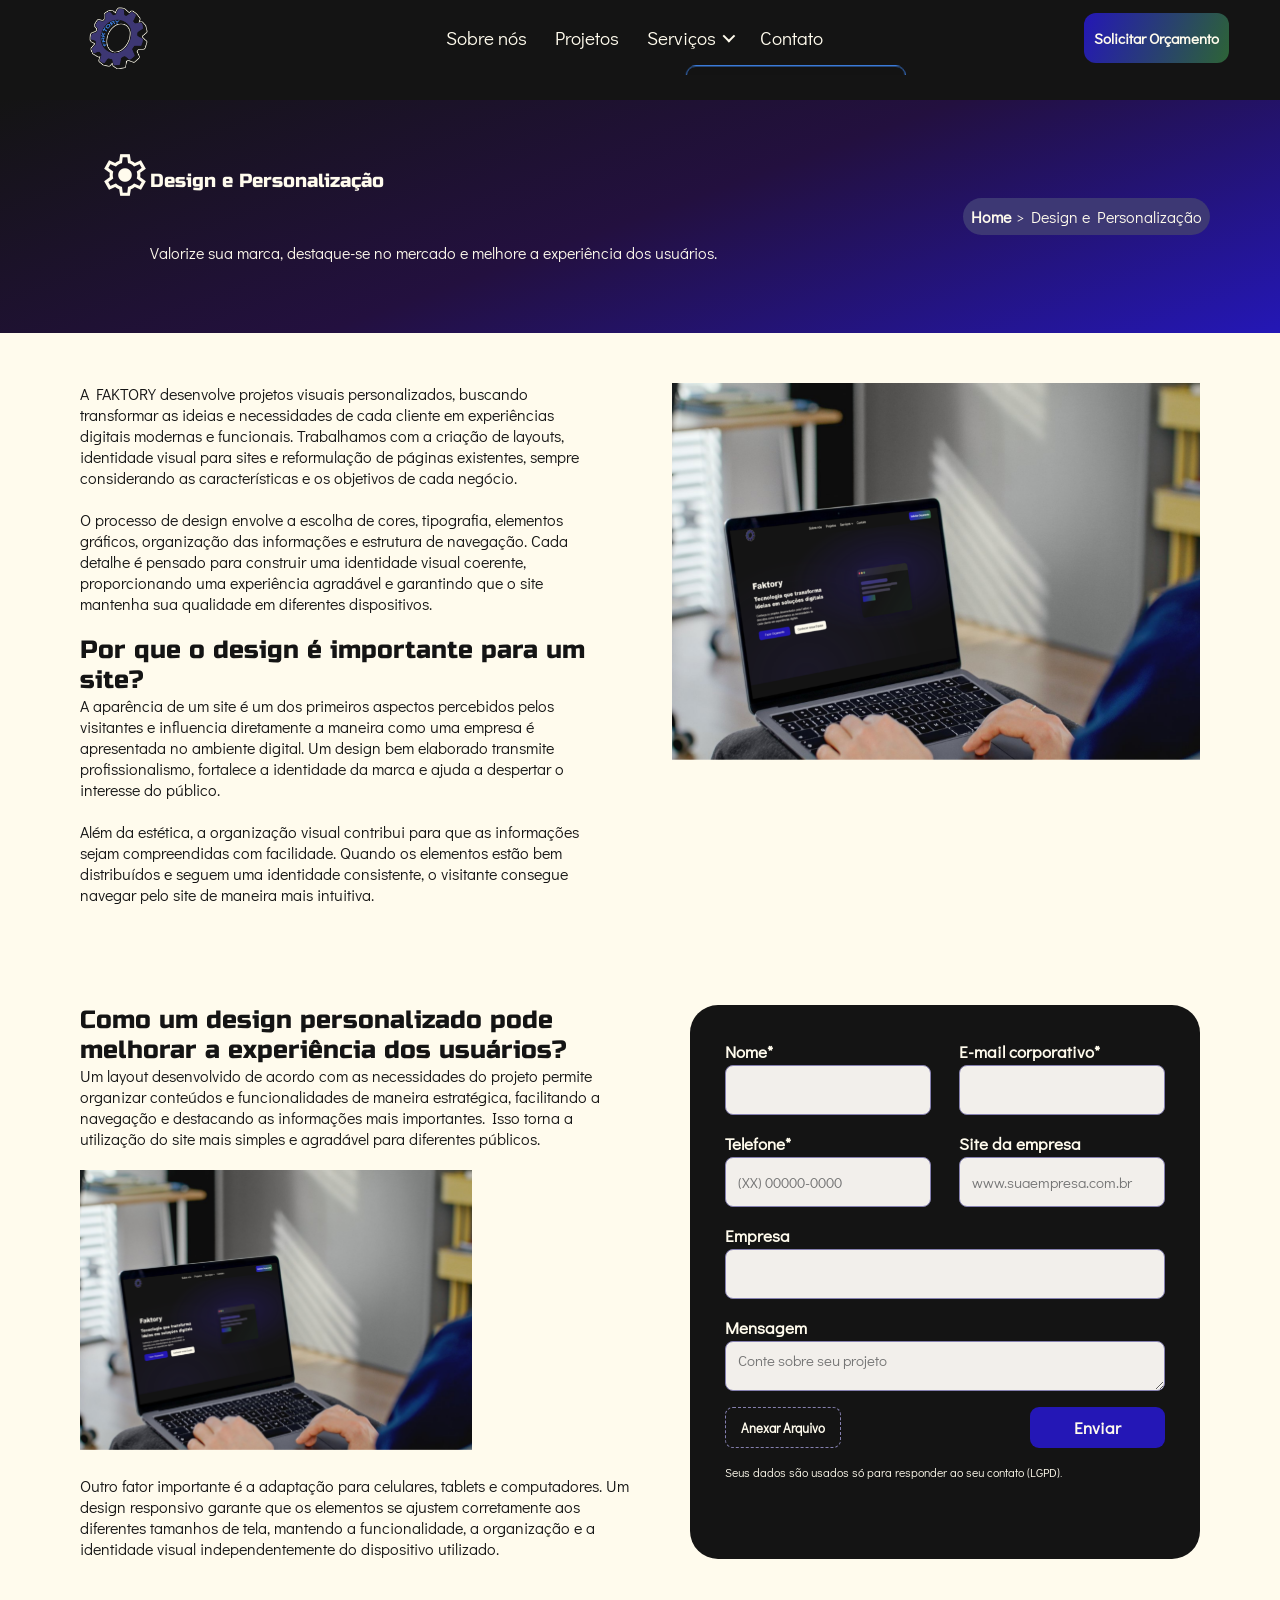
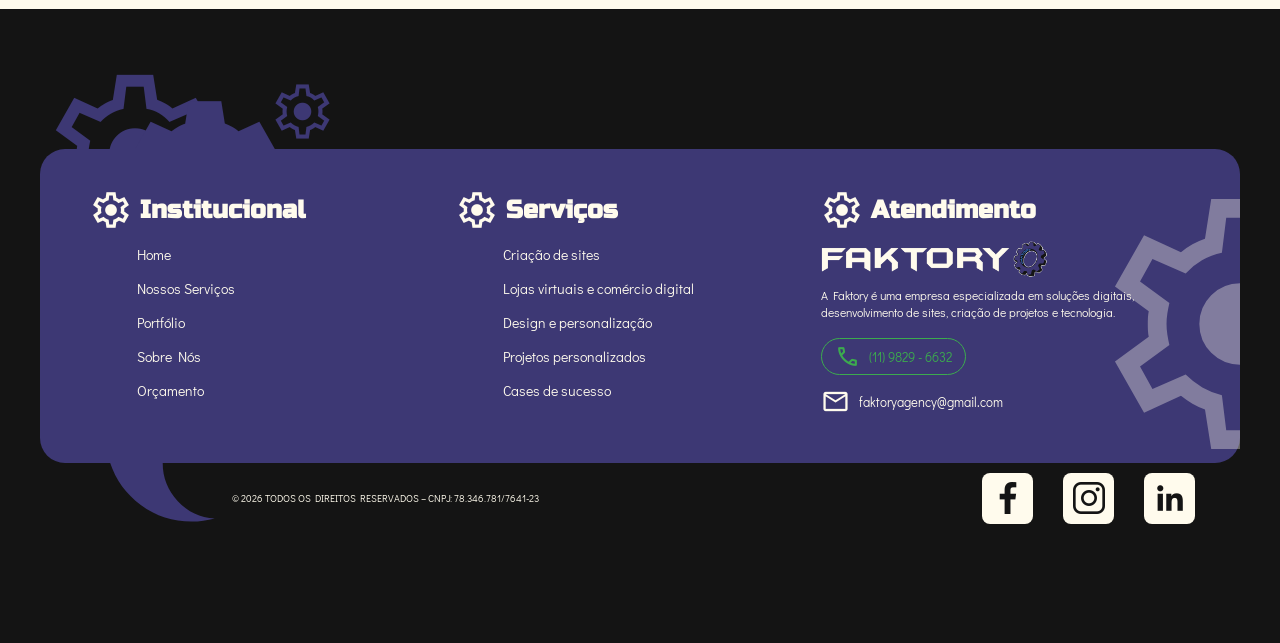
<file: assets/pages/design.html>
<!DOCTYPE html>
<html lang="pt-BR">

<head>
  <meta charset="UTF-8">
  <meta name="viewport" content="width=device-width, initial-scale=1.0">
  <link rel="stylesheet"
    href="https://fonts.googleapis.com/css2?family=Material+Symbols+Outlined:opsz,wght,FILL,GRAD@20..48,100..700,0..1,-50..200&icon_names=settings" />
  <link rel="stylesheet" href="../css/pages/servicos.css">
  <title>Faktory | Design e Personalização</title>
</head>

<body>

  <iframe src="../pages/iframes/header.html" class="header-iframe" title="Cabeçalho do site" scrolling="no"></iframe>


  <main>
    <div class="header-services">
      <section class="inner-content">

        <div class="text-container">

          <section class="title">

            <span class="material-symbols-outlined gear">settings</span>
            <h1>Design e Personalização</h1>

          </section>

          <p>
            Valorize sua marca, destaque-se no mercado e melhore a experiência dos usuários.
          </p>

        </div>

        <div class="icon-container">
          <section class="icon-box">

            <section class="icon-text">
              <a href="../../index.html"><b>Home</b></a>

              <p>> Design e Personalização</p>
            </section>

          </section>
        </div>

      </section>
    </div>

    <div class="services-content">

      <section class="text-area">
        <div class="first-text">
          <p>
            A FAKTORY desenvolve projetos visuais personalizados, buscando transformar as ideias e necessidades de cada cliente em experiências digitais modernas e funcionais. Trabalhamos com a criação de layouts, identidade visual para sites e reformulação de páginas existentes, sempre considerando as características e os objetivos de cada negócio.
          <br>
          <br>
            O processo de design envolve a escolha de cores, tipografia, elementos gráficos, organização das informações e estrutura de navegação. Cada detalhe é pensado para construir uma identidade visual coerente, proporcionando uma experiência agradável e garantindo que o site mantenha sua qualidade em diferentes dispositivos.
          </p>
          <br>
        </div>

        <div class="first-title">
          <h3>Por que o design é importante para um site?</h3>

          <p>
            A aparência de um site é um dos primeiros aspectos percebidos pelos visitantes e influencia diretamente a maneira como uma empresa é apresentada no ambiente digital. Um design bem elaborado transmite profissionalismo, fortalece a identidade da marca e ajuda a despertar o interesse do público.
          <br>
          <br>
            Além da estética, a organização visual contribui para que as informações sejam compreendidas com facilidade. Quando os elementos estão bem distribuídos e seguem uma identidade consistente, o visitante consegue navegar pelo site de maneira mais intuitiva.
          </p>
        </div>

      </section>

      <section class="img-area">
        <img src="../componentes/services-ilustration/3.png" alt="">
      </section>
    </div>

    <div class="content-form">
      <div class="form-text">
        <h3>Como um design personalizado pode melhorar a experiência dos usuários?</h3>

        <p>
          Um layout desenvolvido de acordo com as necessidades do projeto permite organizar conteúdos e funcionalidades de maneira estratégica, facilitando a navegação e destacando as informações mais importantes. Isso torna a utilização do site mais simples e agradável para diferentes públicos.
        </p>
          <br>
        <img src="../componentes/services-ilustration/3.png" alt="Website placeholder">
          <br>
          <br>
        <p>
          Outro fator importante é a adaptação para celulares, tablets e computadores. Um design responsivo garante que os elementos se ajustem corretamente aos diferentes tamanhos de tela, mantendo a funcionalidade, a organização e a identidade visual independentemente do dispositivo utilizado.
        </p>
      </div>

      <div class="formulario">
        <form action="#" method="POST" enctype="multipart/form-data">

          <div class="campos-form">

            <div class="campo">
              <label for="nome">Nome*</label>
              <input type="text" id="nome" name="nome" required>
            </div>

            <div class="campo">
              <label for="email">E-mail corporativo*</label>
              <input type="email" id="email" name="email" required>
            </div>

            <div class="campo">
              <label for="telefone">Telefone*</label>
              <input type="tel" id="telefone" name="telefone" placeholder="(XX) 00000-0000" required>
            </div>

            <div class="campo">
              <label for="site">Site da empresa</label>
              <input type="url" id="site" name="site" placeholder="www.suaempresa.com.br">
            </div>

            <div class="campo campo-completo">
              <label for="empresa">Empresa</label>
              <input type="text" id="empresa" name="empresa">
            </div>

            <div class="campo campo-completo">
              <label for="mensagem">Mensagem</label>
              <textarea id="mensagem" name="mensagem" placeholder="Conte sobre seu projeto"></textarea>
            </div>

          </div>

          <div class="acoes-form">

            <label for="arquivo" class="anexar-arquivo">
              Anexar Arquivo
              <input type="file" id="arquivo" name="arquivo">
            </label>

            <button type="submit">Enviar</button>

          </div>

          <p class="aviso-form">
            Seus dados são usados só para responder ao seu contato (LGPD).
          </p>

        </form>
      </div>
    </div>

  </main>


  <iframe src="../pages/iframes/footer.html" class="footer-iframe" title="Rodapé do site" scrolling="no"></iframe>

  <script src="../js/script.js"></script>
</body>

</html>
</file>
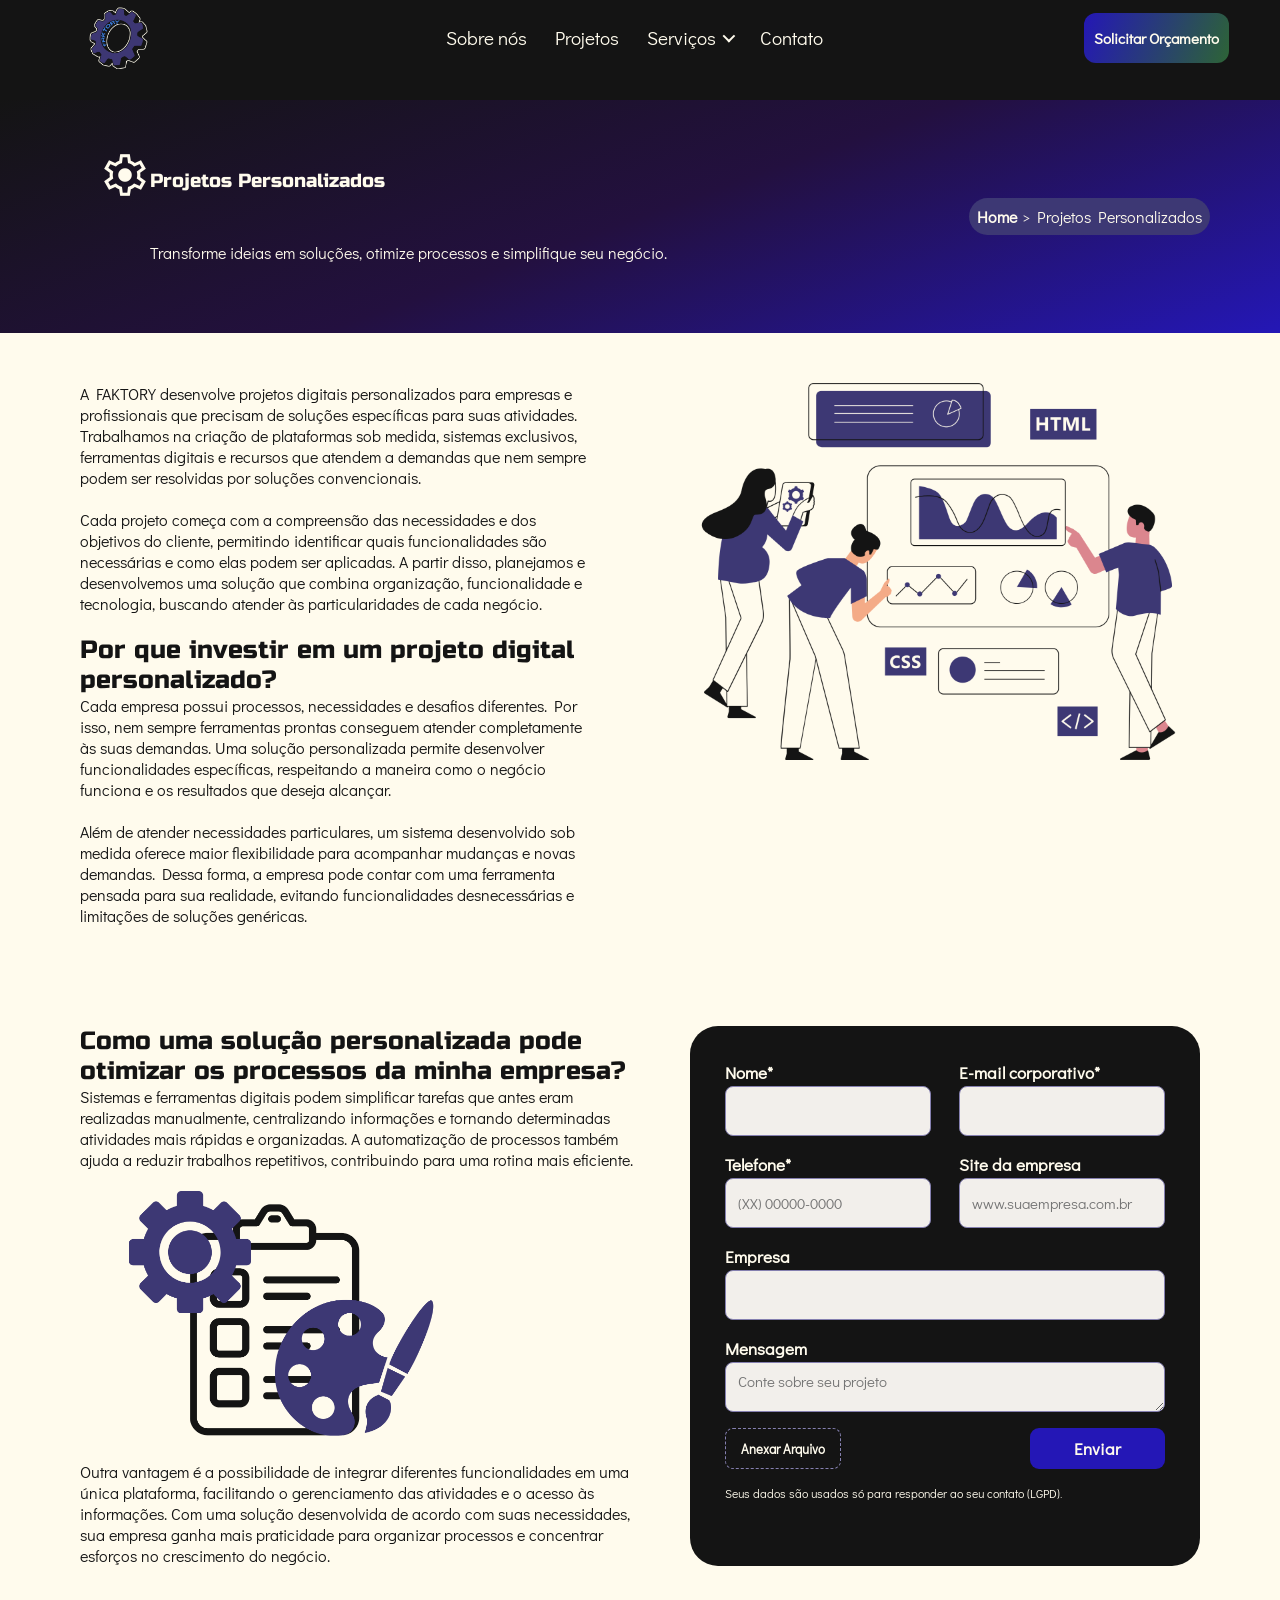
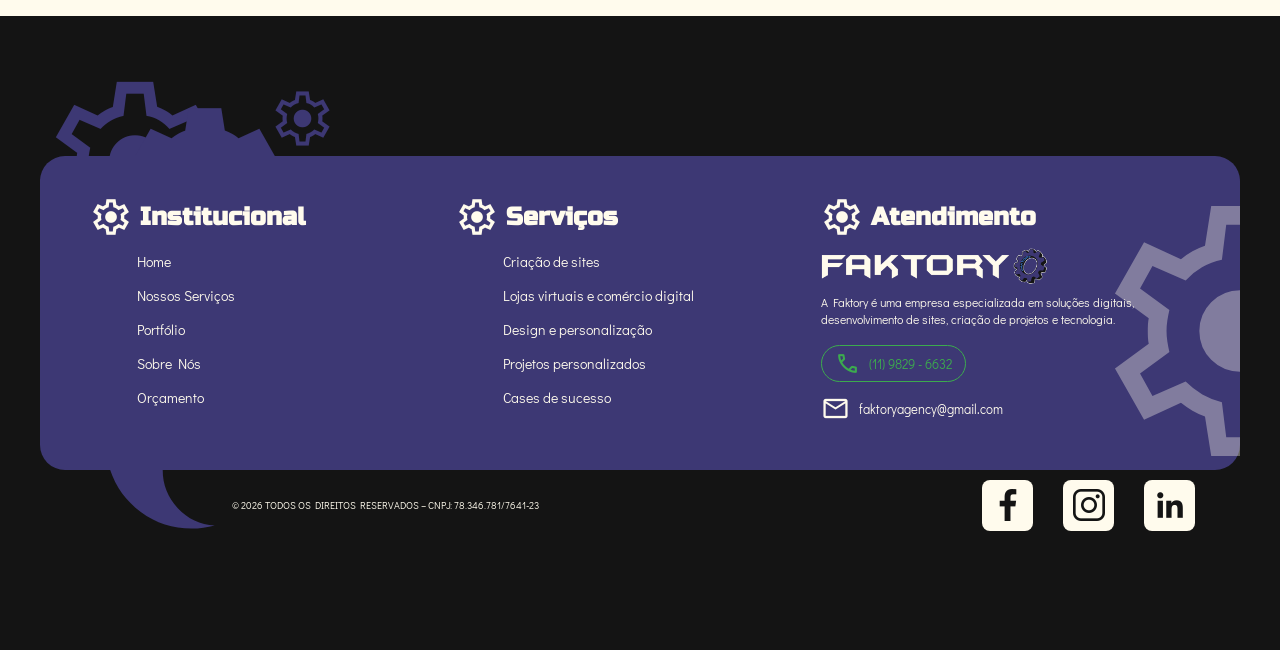
<file: assets/pages/projects.html>
<!DOCTYPE html>
<html lang="pt-BR">

<head>
  <meta charset="UTF-8">
  <meta name="viewport" content="width=device-width, initial-scale=1.0">
  <link rel="stylesheet"
    href="https://fonts.googleapis.com/css2?family=Material+Symbols+Outlined:opsz,wght,FILL,GRAD@20..48,100..700,0..1,-50..200&icon_names=settings" />
  <link rel="stylesheet" href="../css/pages/servicos.css">
  <title>Faktory | Projetos Personalizados</title>
</head>

<body>

  <iframe src="../pages/iframes/header.html" class="header-iframe" title="Cabeçalho do site" scrolling="no"></iframe>


  <main>
    <div class="header-services">
      <section class="inner-content">

        <div class="text-container">

          <section class="title">

            <span class="material-symbols-outlined gear">settings</span>
            <h1>Projetos Personalizados</h1>

          </section>

          <p>
            Transforme ideias em soluções, otimize processos e simplifique seu negócio.
          </p>

        </div>

        <div class="icon-container">
          <section class="icon-box">

            <section class="icon-text">
              <a href="../../index.html"><b>Home</b></a>

              <p>> Projetos Personalizados</p>
            </section>

          </section>
        </div>

      </section>
    </div>

    <div class="services-content">

      <section class="text-area">
        <div class="first-text">
          <p>
            A FAKTORY desenvolve projetos digitais personalizados para empresas e profissionais que precisam de soluções específicas para suas atividades. Trabalhamos na criação de plataformas sob medida, sistemas exclusivos, ferramentas digitais e recursos que atendem a demandas que nem sempre podem ser resolvidas por soluções convencionais.
          <br>
          <br>
            Cada projeto começa com a compreensão das necessidades e dos objetivos do cliente, permitindo identificar quais funcionalidades são necessárias e como elas podem ser aplicadas. A partir disso, planejamos e desenvolvemos uma solução que combina organização, funcionalidade e tecnologia, buscando atender às particularidades de cada negócio.
          </p>
          <br>
        </div>

        <div class="first-title">
          <h3>Por que investir em um projeto digital personalizado?</h3>

          <p>
            Cada empresa possui processos, necessidades e desafios diferentes. Por isso, nem sempre ferramentas prontas conseguem atender completamente às suas demandas. Uma solução personalizada permite desenvolver funcionalidades específicas, respeitando a maneira como o negócio funciona e os resultados que deseja alcançar.
          <br>
          <br>
            Além de atender necessidades particulares, um sistema desenvolvido sob medida oferece maior flexibilidade para acompanhar mudanças e novas demandas. Dessa forma, a empresa pode contar com uma ferramenta pensada para sua realidade, evitando funcionalidades desnecessárias e limitações de soluções genéricas.
          </p>
        </div>

      </section>

      <section class="img-area">
        <img src="../componentes/services-ilustration/4.png" alt="">
      </section>
    </div>

    <div class="content-form">
      <div class="form-text">
        <h3>Como uma solução personalizada pode otimizar os processos da minha empresa?</h3>

        <p>
          Sistemas e ferramentas digitais podem simplificar tarefas que antes eram realizadas manualmente, centralizando informações e tornando determinadas atividades mais rápidas e organizadas. A automatização de processos também ajuda a reduzir trabalhos repetitivos, contribuindo para uma rotina mais eficiente.
        </p>
          <br>
        <img src="../componentes/services-allegory/4.png" alt="Website placeholder">
          <br>
          <br>
        <p>
          Outra vantagem é a possibilidade de integrar diferentes funcionalidades em uma única plataforma, facilitando o gerenciamento das atividades e o acesso às informações. Com uma solução desenvolvida de acordo com suas necessidades, sua empresa ganha mais praticidade para organizar processos e concentrar esforços no crescimento do negócio.
        </p>
      </div>

      <div class="formulario">
        <form action="#" method="POST" enctype="multipart/form-data">

          <div class="campos-form">

            <div class="campo">
              <label for="nome">Nome*</label>
              <input type="text" id="nome" name="nome" required>
            </div>

            <div class="campo">
              <label for="email">E-mail corporativo*</label>
              <input type="email" id="email" name="email" required>
            </div>

            <div class="campo">
              <label for="telefone">Telefone*</label>
              <input type="tel" id="telefone" name="telefone" placeholder="(XX) 00000-0000" required>
            </div>

            <div class="campo">
              <label for="site">Site da empresa</label>
              <input type="url" id="site" name="site" placeholder="www.suaempresa.com.br">
            </div>

            <div class="campo campo-completo">
              <label for="empresa">Empresa</label>
              <input type="text" id="empresa" name="empresa">
            </div>

            <div class="campo campo-completo">
              <label for="mensagem">Mensagem</label>
              <textarea id="mensagem" name="mensagem" placeholder="Conte sobre seu projeto"></textarea>
            </div>

          </div>

          <div class="acoes-form">

            <label for="arquivo" class="anexar-arquivo">
              Anexar Arquivo
              <input type="file" id="arquivo" name="arquivo">
            </label>

            <button type="submit">Enviar</button>

          </div>

          <p class="aviso-form">
            Seus dados são usados só para responder ao seu contato (LGPD).
          </p>

        </form>
      </div>
    </div>

  </main>


  <iframe src="../pages/iframes/footer.html" class="footer-iframe" title="Rodapé do site" scrolling="no"></iframe>

  <script src="../js/script.js"></script>
</body>

</html>
</file>
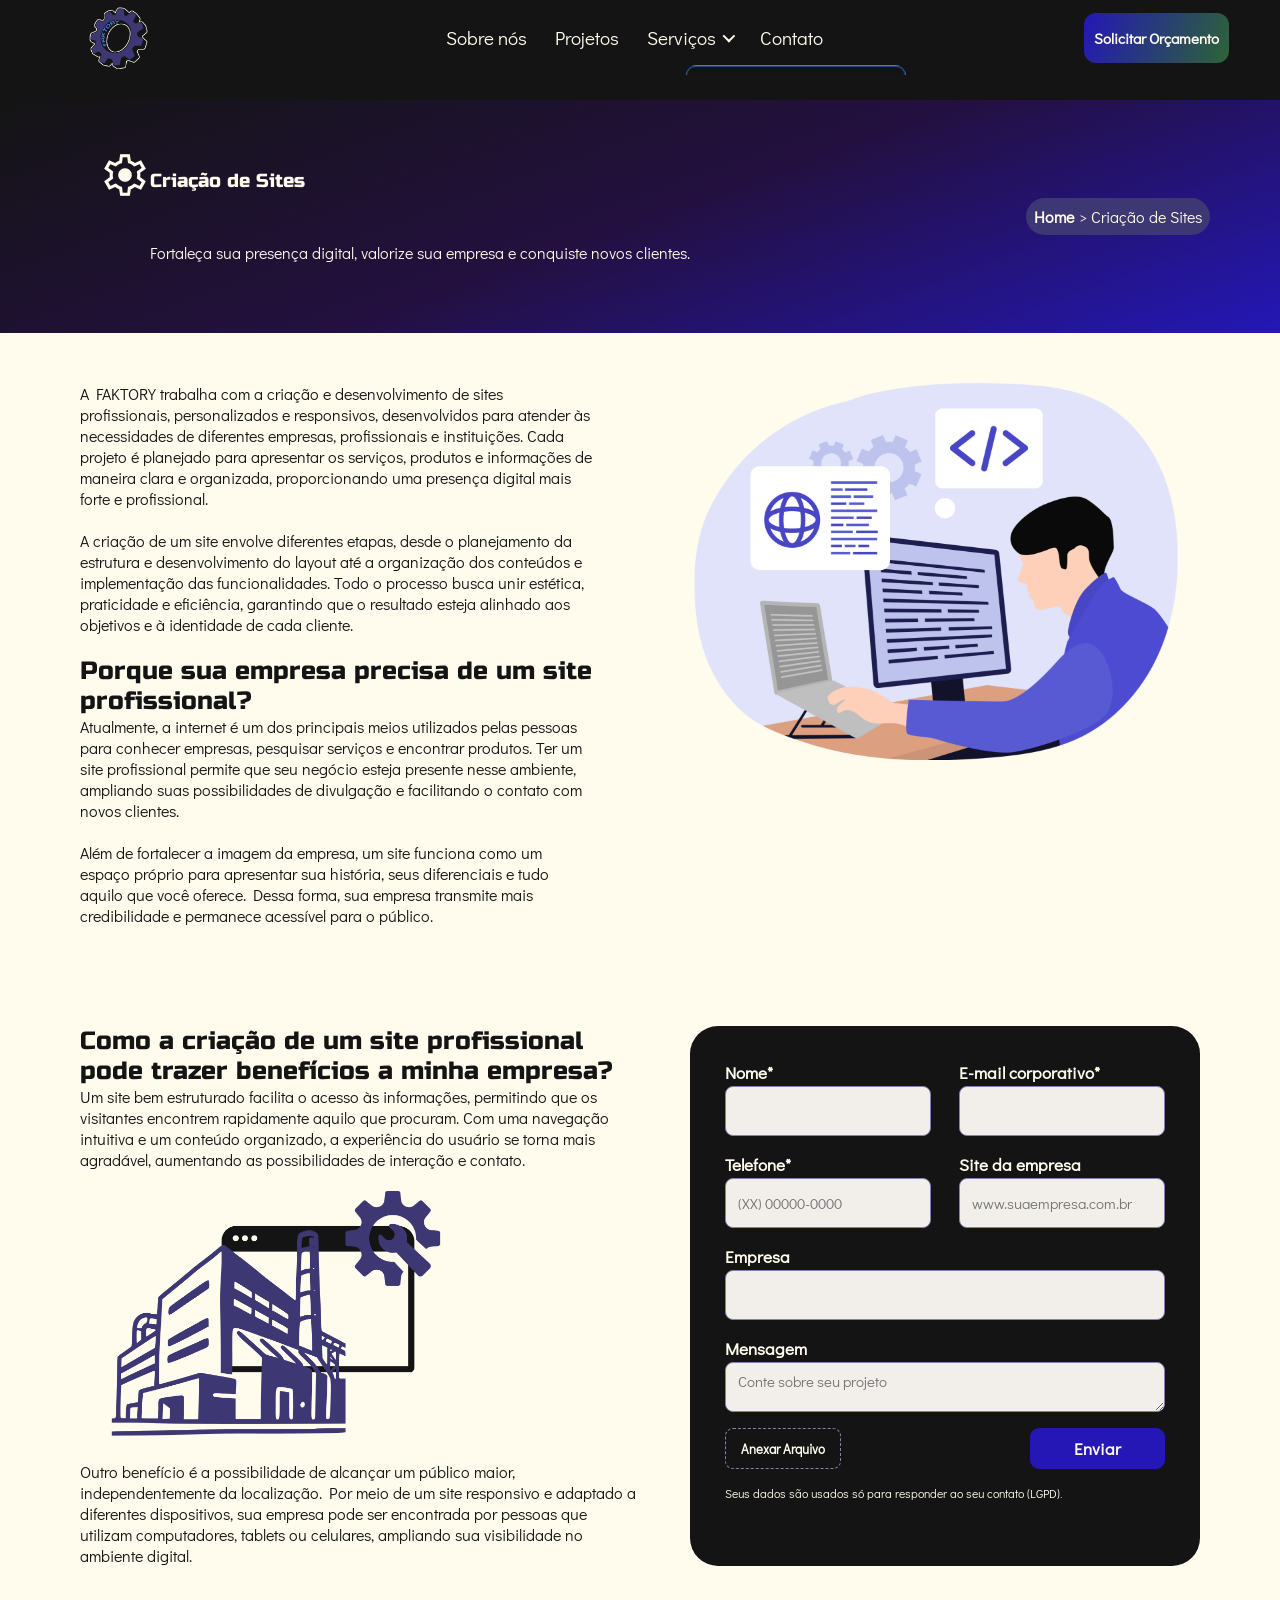
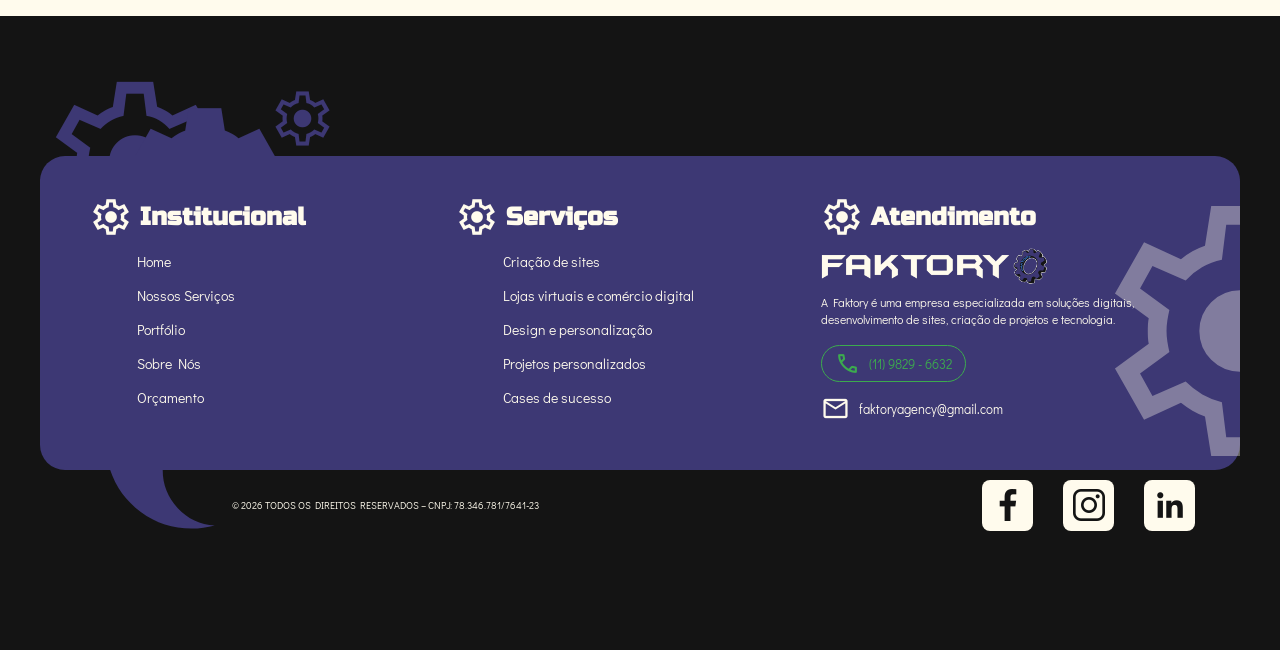
<file: assets/pages/sitebuild.html>
<!DOCTYPE html>
<html lang="pt-BR">

<head>
  <meta charset="UTF-8">
  <meta name="viewport" content="width=device-width, initial-scale=1.0">
  <link rel="stylesheet"
    href="https://fonts.googleapis.com/css2?family=Material+Symbols+Outlined:opsz,wght,FILL,GRAD@20..48,100..700,0..1,-50..200&icon_names=settings" />
  <link rel="stylesheet" href="../css/pages/servicos.css">
  <title>Faktory | Criação de Sites</title>
</head>

<body>

  <iframe src="../pages/iframes/header.html" class="header-iframe" title="Cabeçalho do site" scrolling="no"></iframe>


  <main>
    <div class="header-services">
      <section class="inner-content">

        <div class="text-container">

          <section class="title">

            <span class="material-symbols-outlined gear">settings</span>
            <h1>Criação de Sites</h1>

          </section>

          <p>
            Fortaleça sua presença digital, valorize sua empresa e conquiste novos clientes.
          </p>

        </div>

        <div class="icon-container">
          <section class="icon-box">

            <section class="icon-text">
              <a href="../../index.html"><b>Home</b></a>

              <p>> Criação de Sites</p>
            </section>

          </section>
        </div>

      </section>
    </div>

    <div class="services-content">

      <section class="text-area">
        <div class="first-text">
          <p>
            A FAKTORY trabalha com a criação e desenvolvimento de sites profissionais, personalizados e responsivos, desenvolvidos para atender às necessidades de diferentes empresas, profissionais e instituições. Cada projeto é planejado para apresentar os serviços, produtos e informações de maneira clara e organizada, proporcionando uma presença digital mais forte e profissional.
          <br>
          <br>
            A criação de um site envolve diferentes etapas, desde o planejamento da estrutura e desenvolvimento do layout até a organização dos conteúdos e implementação das funcionalidades. Todo o processo busca unir estética, praticidade e eficiência, garantindo que o resultado esteja alinhado aos objetivos e à identidade de cada cliente.
          </p>
          <br>
        </div>

        <div class="first-title">
          <h3>Porque sua empresa precisa de um site profissional?</h3>

          <p>
            Atualmente, a internet é um dos principais meios utilizados pelas pessoas para conhecer empresas, pesquisar serviços e encontrar produtos. Ter um site profissional permite que seu negócio esteja presente nesse ambiente, ampliando suas possibilidades de divulgação e facilitando o contato com novos clientes.
          <br>
          <br>
            Além de fortalecer a imagem da empresa, um site funciona como um espaço próprio para apresentar sua história, seus diferenciais e tudo aquilo que você oferece. Dessa forma, sua empresa transmite mais credibilidade e permanece acessível para o público.
          </p>
        </div>

      </section>

      <section class="img-area">
        <img src="../componentes/services-ilustration/1.png" alt="">
      </section>
    </div>

    <div class="content-form">
      <div class="form-text">
        <h3>Como a criação de um site profissional pode trazer benefícios a minha empresa?</h3>

        <p>
          Um site bem estruturado facilita o acesso às informações, permitindo que os visitantes encontrem rapidamente aquilo que procuram. Com uma navegação intuitiva e um conteúdo organizado, a experiência do usuário se torna mais agradável, aumentando as possibilidades de interação e contato.
        </p>
          <br>
        <img src="../componentes/services-allegory/1.png" alt="Website placeholder">
          <br>
          <br>
        <p>
          Outro benefício é a possibilidade de alcançar um público maior, independentemente da localização. Por meio de um site responsivo e adaptado a diferentes dispositivos, sua empresa pode ser encontrada por pessoas que utilizam computadores, tablets ou celulares, ampliando sua visibilidade no ambiente digital.
        </p>
      </div>

      <div class="formulario">
        <form action="#" method="POST" enctype="multipart/form-data">

          <div class="campos-form">

            <div class="campo">
              <label for="nome">Nome*</label>
              <input type="text" id="nome" name="nome" required>
            </div>

            <div class="campo">
              <label for="email">E-mail corporativo*</label>
              <input type="email" id="email" name="email" required>
            </div>

            <div class="campo">
              <label for="telefone">Telefone*</label>
              <input type="tel" id="telefone" name="telefone" placeholder="(XX) 00000-0000" required>
            </div>

            <div class="campo">
              <label for="site">Site da empresa</label>
              <input type="url" id="site" name="site" placeholder="www.suaempresa.com.br">
            </div>

            <div class="campo campo-completo">
              <label for="empresa">Empresa</label>
              <input type="text" id="empresa" name="empresa">
            </div>

            <div class="campo campo-completo">
              <label for="mensagem">Mensagem</label>
              <textarea id="mensagem" name="mensagem" placeholder="Conte sobre seu projeto"></textarea>
            </div>

          </div>

          <div class="acoes-form">

            <label for="arquivo" class="anexar-arquivo">
              Anexar Arquivo
              <input type="file" id="arquivo" name="arquivo">
            </label>

            <button type="submit">Enviar</button>

          </div>

          <p class="aviso-form">
            Seus dados são usados só para responder ao seu contato (LGPD).
          </p>

        </form>
      </div>
    </div>

  </main>


  <iframe src="../pages/iframes/footer.html" class="footer-iframe" title="Rodapé do site" scrolling="no"></iframe>

  <script src="../js/script.js"></script>
</body>

</html>
</file>
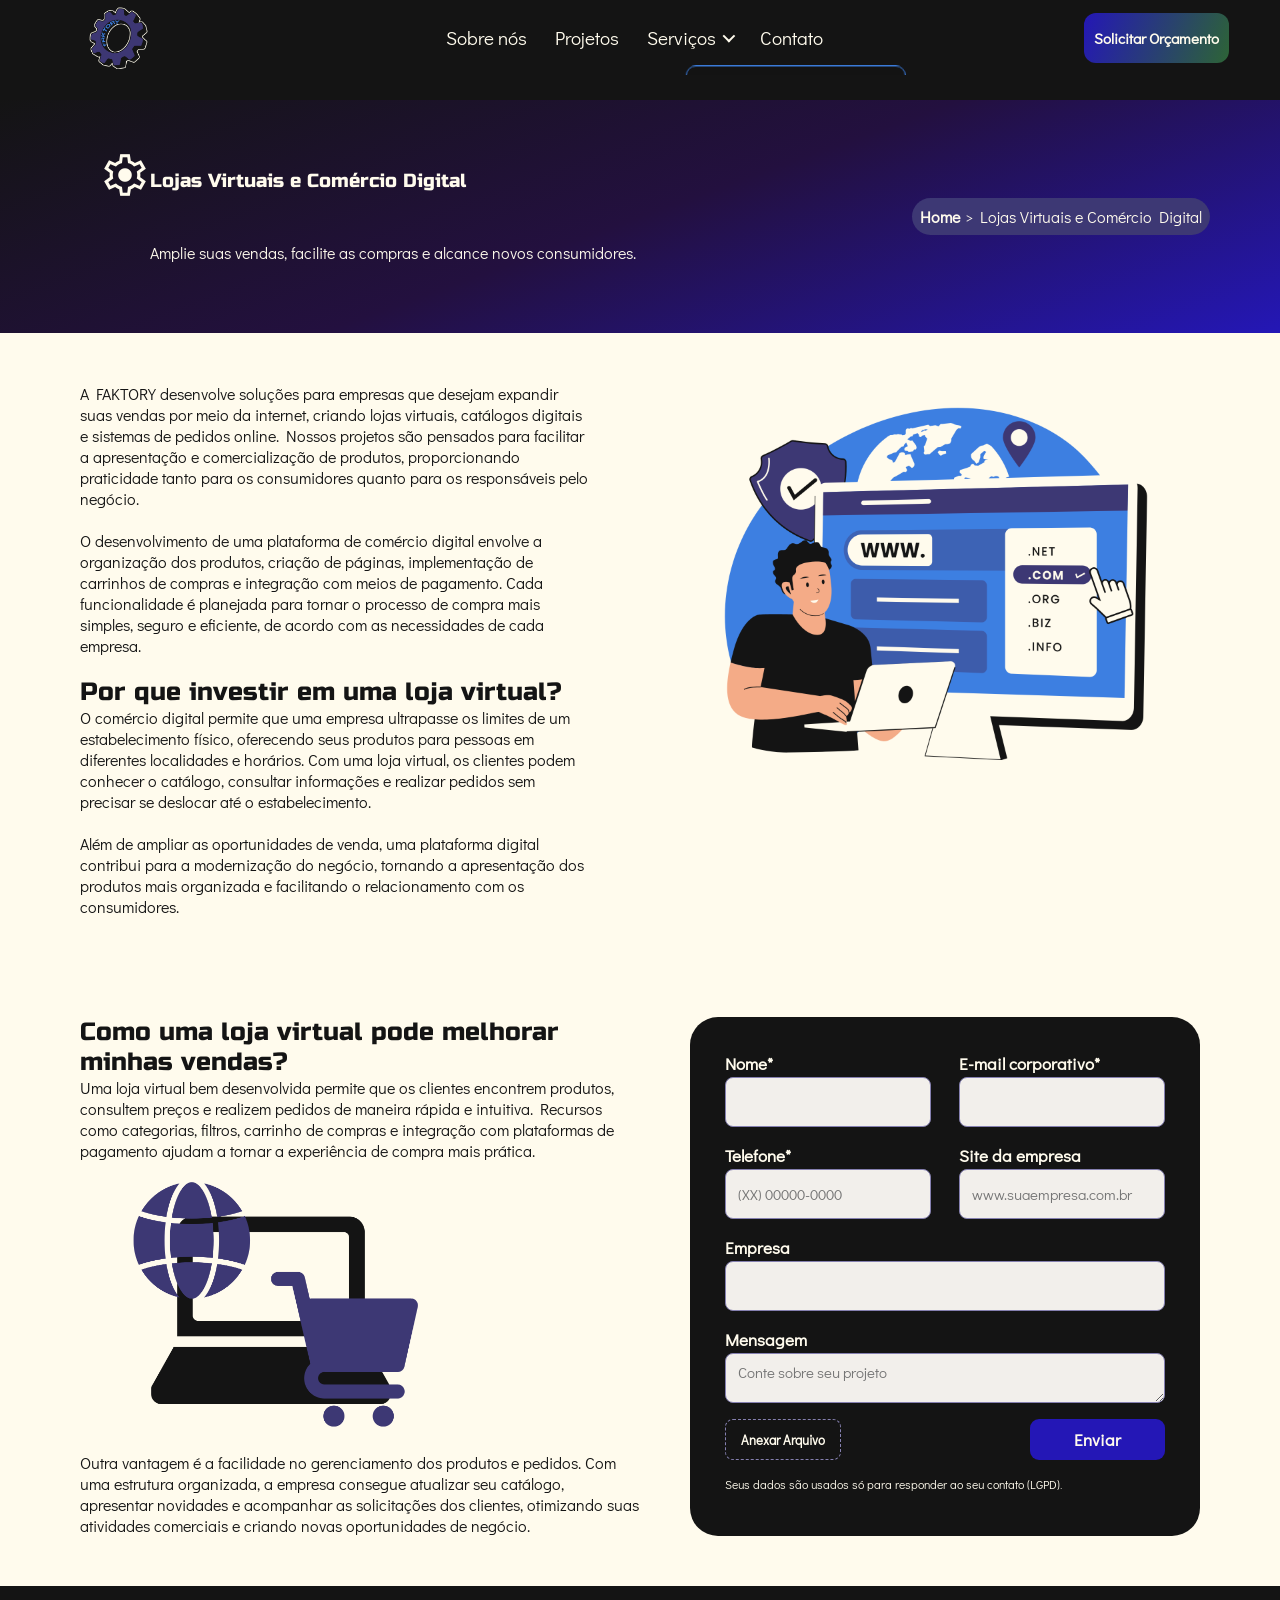
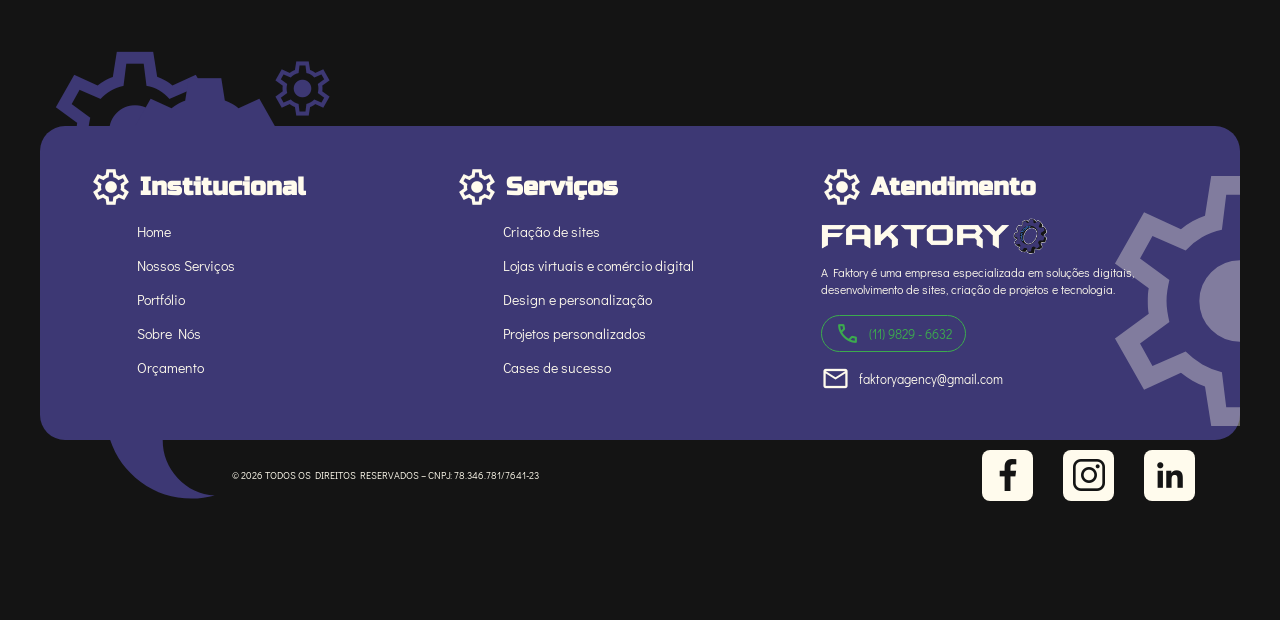
<file: assets/pages/virtual.html>
<!DOCTYPE html>
<html lang="pt-BR">

<head>
  <meta charset="UTF-8">
  <meta name="viewport" content="width=device-width, initial-scale=1.0">
  <link rel="stylesheet"
    href="https://fonts.googleapis.com/css2?family=Material+Symbols+Outlined:opsz,wght,FILL,GRAD@20..48,100..700,0..1,-50..200&icon_names=settings" />
  <link rel="stylesheet" href="../css/pages/servicos.css">
  <title>Faktory | Lojas Virtuais e Comércio Digital</title>
</head>

<body>

  <iframe src="../pages/iframes/header.html" class="header-iframe" title="Cabeçalho do site" scrolling="no"></iframe>


  <main>
    <div class="header-services">
      <section class="inner-content">

        <div class="text-container">

          <section class="title">

            <span class="material-symbols-outlined gear">settings</span>
            <h1>Lojas Virtuais e Comércio Digital</h1>

          </section>

          <p>
            Amplie suas vendas, facilite as compras e alcance novos consumidores.
          </p>

        </div>

        <div class="icon-container">
          <section class="icon-box">

            <section class="icon-text">
              <a href="../../index.html"><b>Home</b></a>

              <p>> Lojas Virtuais e Comércio Digital</p>
            </section>

          </section>
        </div>

      </section>
    </div>

    <div class="services-content">

      <section class="text-area">
        <div class="first-text">
          <p>
            A FAKTORY desenvolve soluções para empresas que desejam expandir suas vendas por meio da internet, criando lojas virtuais, catálogos digitais e sistemas de pedidos online. Nossos projetos são pensados para facilitar a apresentação e comercialização de produtos, proporcionando praticidade tanto para os consumidores quanto para os responsáveis pelo negócio.
          <br>
          <br>
            O desenvolvimento de uma plataforma de comércio digital envolve a organização dos produtos, criação de páginas, implementação de carrinhos de compras e integração com meios de pagamento. Cada funcionalidade é planejada para tornar o processo de compra mais simples, seguro e eficiente, de acordo com as necessidades de cada empresa.
          </p>
          <br>
        </div>

        <div class="first-title">
          <h3>Por que investir em uma loja virtual?</h3>

          <p>
            O comércio digital permite que uma empresa ultrapasse os limites de um estabelecimento físico, oferecendo seus produtos para pessoas em diferentes localidades e horários. Com uma loja virtual, os clientes podem conhecer o catálogo, consultar informações e realizar pedidos sem precisar se deslocar até o estabelecimento.
          <br>
          <br>
            Além de ampliar as oportunidades de venda, uma plataforma digital contribui para a modernização do negócio, tornando a apresentação dos produtos mais organizada e facilitando o relacionamento com os consumidores.
          </p>
        </div>

      </section>

      <section class="img-area">
        <img src="../componentes/services-ilustration/2.png" alt="">
      </section>
    </div>

    <div class="content-form">
      <div class="form-text">
        <h3>Como uma loja virtual pode melhorar minhas vendas?</h3>

        <p>
          Uma loja virtual bem desenvolvida permite que os clientes encontrem produtos, consultem preços e realizem pedidos de maneira rápida e intuitiva. Recursos como categorias, filtros, carrinho de compras e integração com plataformas de pagamento ajudam a tornar a experiência de compra mais prática.
        </p>
          <br>
        <img src="../componentes/services-allegory/2.png" alt="Website placeholder">
          <br>
          <br>
        <p>
          Outra vantagem é a facilidade no gerenciamento dos produtos e pedidos. Com uma estrutura organizada, a empresa consegue atualizar seu catálogo, apresentar novidades e acompanhar as solicitações dos clientes, otimizando suas atividades comerciais e criando novas oportunidades de negócio.
        </p>
      </div>

      <div class="formulario">
        <form action="#" method="POST" enctype="multipart/form-data">

          <div class="campos-form">

            <div class="campo">
              <label for="nome">Nome*</label>
              <input type="text" id="nome" name="nome" required>
            </div>

            <div class="campo">
              <label for="email">E-mail corporativo*</label>
              <input type="email" id="email" name="email" required>
            </div>

            <div class="campo">
              <label for="telefone">Telefone*</label>
              <input type="tel" id="telefone" name="telefone" placeholder="(XX) 00000-0000" required>
            </div>

            <div class="campo">
              <label for="site">Site da empresa</label>
              <input type="url" id="site" name="site" placeholder="www.suaempresa.com.br">
            </div>

            <div class="campo campo-completo">
              <label for="empresa">Empresa</label>
              <input type="text" id="empresa" name="empresa">
            </div>

            <div class="campo campo-completo">
              <label for="mensagem">Mensagem</label>
              <textarea id="mensagem" name="mensagem" placeholder="Conte sobre seu projeto"></textarea>
            </div>

          </div>

          <div class="acoes-form">

            <label for="arquivo" class="anexar-arquivo">
              Anexar Arquivo
              <input type="file" id="arquivo" name="arquivo">
            </label>

            <button type="submit">Enviar</button>

          </div>

          <p class="aviso-form">
            Seus dados são usados só para responder ao seu contato (LGPD).
          </p>

        </form>
      </div>
    </div>

  </main>


  <iframe src="../pages/iframes/footer.html" class="footer-iframe" title="Rodapé do site" scrolling="no"></iframe>

  <script src="../js/script.js"></script>
</body>

</html>
</file>
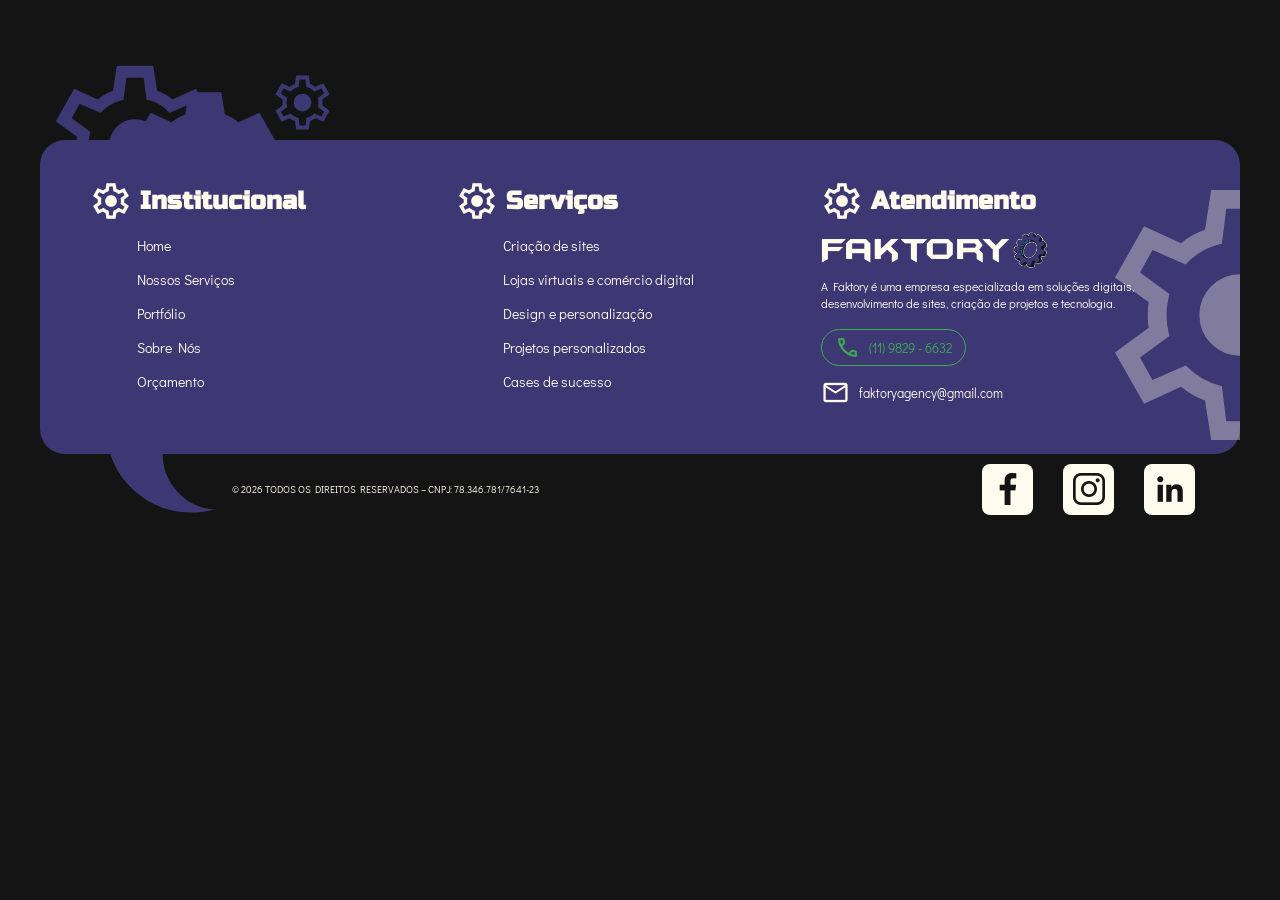
<file: assets/pages/iframes/footer.html>
<link rel="stylesheet" href="../../css/global/style.css">
<link
  href="https://fonts.googleapis.com/css2?family=Material+Symbols+Outlined:opsz,wght,FILL,GRAD@20..48,100..700,0..1,0..1&icon_names=settings,call,mail"
  rel="stylesheet">

<body>

  <footer class="footer">
    <div class="footer-container">

      <!-- Engrenagens decorativas -->
      <div class="gears">
        <span class="material-symbols-outlined gear gear-top">
          settings
        </span>

        <span class="material-symbols-outlined gear gear-filled">
          settings
        </span>

        <span class="material-symbols-outlined gear gear-small">
          settings
        </span>

        <span class="material-symbols-outlined gear gear-right">
          settings
        </span>
      </div>

      <!-- Conteúdo principal -->
      <div class="footer-content">

        <!-- Institucional -->
        <div class="footer-column">

          <div class="footer-title">
            <span class="material-symbols-outlined">
              settings
            </span>

            <h2>Institucional</h2>
          </div>

          <ul>
            <li><a href="../../../index.html#inicio" target="_top">Home</a></li>
            <li><a href="../../../index.html#main-services" target="_top">Nossos Serviços</a></li>
            <li><a href="../../../index.html#portifolio" target="_top">Portfólio</a></li>
            <li><a href="../../../index.html#sobre-nos" target="_top">Sobre Nós</a></li>
            <li><a href="../../../index.html#contact" target="_top">Orçamento</a></li>
          </ul>

        </div>

        <!-- Serviços -->
        <div class="footer-column">

          <div class="footer-title">
            <span class="material-symbols-outlined">
              settings
            </span>

            <h2>Serviços</h2>
          </div>

          <ul>
            <li><a href="../sitebuild.html" target="_top">Criação de sites</a></li>
            <li><a href="../virtual.html" target="_top">Lojas virtuais e comércio digital</a></li>
            <li><a href="../design.html" target="_top">Design e personalização</a></li>
            <li><a href="../projects.html" target="_top">Projetos personalizados</a></li>
            <li><a href="../portifolio.html" target="_top">Cases de sucesso</a></li>
          </ul>

        </div>

        <!-- Atendimento -->
        <div class="footer-column atendimento">

          <div class="footer-title">
            <span class="material-symbols-outlined">
              settings
            </span>

            <h2>Atendimento</h2>
          </div>

          <!-- Logo da empresa -->
          <div class="footer-logo">
            <img src="../../componentes/logo/logoFaktory - extended.png" alt="Logo da empresa">
          </div>

          <p class="footer-description">
            A Faktory é uma empresa especializada
            em soluções digitais, desenvolvimento de sites,
            criação de projetos e tecnologia.
          </p>

          <!-- Telefone -->
          <a href="tel:+551140028922" class="footer-contact phone" target="_blank">

            <span class="material-symbols-outlined">
              call
            </span>

            <span>(11) 9829 - 6632</span>

          </a>

          <!-- E-mail -->
          <a href="mailto:comercial@empresa.com" class="footer-contact email" target="_blank">

            <span class="material-symbols-outlined">
              mail
            </span>

            <span>faktoryagency@gmail.com</span>

          </a>

        </div>

      </div>

      <!-- Parte inferior -->
      <div class="footer-bottom">

        <p class="copyright">
          &copy; 2026 TODOS OS DIREITOS RESERVADOS –
          CNPJ: 78.346.781/7641-23
        </p>

        <!-- Redes sociais -->
        <div class="social-media">

          <a href="#" aria-label="Facebook">
            <img src="../../componentes/icones/footer/facebook.png" alt="Facebook">
          </a>

          <a href="#" aria-label="Instagram">
            <img src="../../componentes/icones/footer/instagram.png" alt="Instagram">
          </a>

          <a href="#" aria-label="LinkedIn">
            <img src="../../componentes/icones/footer/linkedin.png" alt="LinkedIn">
          </a>

        </div>

      </div>

    </div>
  </footer>

  <script src="../../js/script.js"></script>
</body>
</file>
<file: assets/css/pages/servicos.css>
@import "../../css/global/style.css";

main {
  margin-top: 100px;
  background-color: var(--white);
  color: var(--black);
}

h3 {
  font-size: 25px;
}


/*---------------------*/
/* CABEÇALHO DA PÁGINA */
/*---------------------*/

.header-services {
  color: var(--white);

  & .inner-content {
    display: grid;
    grid-auto-flow: column;
    align-items: center;
    padding: 70px;

    background:
      linear-gradient(160deg,
        var(--black) 0%,
        #23103f 50%,
        var(--blue) 100%);

    & .text-container {
      display: flex;
      flex-direction: column;
      gap: 50px;
      margin-left: 80px;

      & .title {
        display: flex;
        flex-direction: row;

        & .gear {
          position: absolute;
          font-size: 50px;
          top: 3em;
          left: 2em;
        }
      }


    }

    & .icon-container {
      display: flex;
      justify-content: flex-end;

      & .icon-box {
        padding: 8px;
        border-radius: 50px;
        background-color: var(--dark-blue);

        & .icon-text {
          display: flex;
          gap: 5px;

          & p:hover,
          a:hover {
            cursor: pointer;
            color: var(--light-green);
          }
        }
      }
    }
  }
}


/*--------------------*/
/* CONTEÚDO DA PÁGINA */
/*--------------------*/

.services-content {
  display: grid;
  grid-auto-flow: column;
  gap: 80px;
  padding: 50px 80px;

  & .img-area {
    img {
      max-width: 33em;
    }
  }
}


/*----------------------*/
/* FORMULÁRIO DA PÁGINA */
/*----------------------*/

.content-form {
  display: grid;
  grid-auto-flow: column;
  gap: 50px;
  padding: 50px 80px;

  & .form-text{
    img{
      max-width: 70%;
    }
  }
}


/*------------*/
/* FORMULÁRIO */
/*------------*/

.formulario {
  width: 100%;
  padding: 35px;
  box-sizing: border-box;

  background: var(--black);
  border-radius: 28px;
  color: var(--white);

  & form {
    width: 100%;

    & .campos-form {
      display: grid;
      grid-template-columns: repeat(2, minmax(0, 1fr));
      gap: 17px 28px;

      & .campo {
        display: flex;
        flex-direction: column;
        gap: 2px;

        & label {
          font-size: 17px;
          font-weight: 700;
        }

        & input,
        & textarea {
          width: 100%;
          min-width: 0;
          min-height: 50px;
          padding: 8px 12px;
          box-sizing: border-box;

          background: #f2efeb;
          border: 1px solid #8580b0;
          border-radius: 8px;
          outline: none;

          font-family: inherit;
          font-size: 15px;

          transition: 0.2s ease;

          &:focus {
            border-color: var(--blue);
            box-shadow: 0 0 0 2px rgba(36, 23, 182, 0.12);
          }
        }

        & textarea {
          height: 40px;
          resize: vertical;
        }

        &.campo-completo {
          grid-column: 1 / -1;
        }
      }
    }

    /*- Botão de anexar arquivo e botão de enviar -*/
    & .acoes-form {
      display: flex;
      justify-content: space-between;
      align-items: center;
      gap: 15px;
      margin-top: 16px;

      & .anexar-arquivo {
        min-height: 41px;
        padding: 0 15px;
        box-sizing: border-box;

        display: flex;
        align-items: center;
        justify-content: center;

        border: 1px dashed #8580b0;
        border-radius: 8px;

        font-size: 13px;
        font-weight: 700;
        cursor: pointer;

        transition: 0.3s ease;

        &:hover {
          background: #eeebf7;
          border-color: var(--blue);
        }

        /*- Esconde o input nativo; o label funciona como botão -*/
        & input {
          display: none;
        }
      }

      & button {
        width: 135px;
        height: 41px;

        background: var(--blue);
        border: none;
        border-radius: 9px;

        color: var(--white);
        font-family: inherit;
        font-size: 17px;
        font-weight: 700;

        cursor: pointer;
        transition: 0.3s ease;

        &:hover {
          background: var(--dark-blue);
          transform: translateY(-2px);
        }
      }
    }

    & .aviso-form {
      margin: 16px 0 0;
      font-size: 12px;
    }
  }
}
</file>
<file: assets/css/global/style.css>
@import "./acessibilidade.css";
@import url('https://fonts.googleapis.com/css2?family=Didact+Gothic&family=Russo+One&display=swap');


/*----------------------*/
/* CONFIGURAÇÕES GERAIS */
/*----------------------*/

* {
  margin: 0;
  padding: 0;
  box-sizing: border-box;
}

:root {
  --black: #141414;
  --white: #fffbed;
  --green: #2d6436;
  --light-green: #3cab4e;
  --dark-blue: #3d3874;
  --blue: #2417b6;
  --light-blue: #3d7fe1;
}

html {
  scroll-behavior: smooth;
}

body {
  background-color: var(--black);
  color: var(--white);
  font-family: 'Didact Gothic', sans-serif;
  font-weight: 400;
  font-style: normal;
  overflow-x: hidden;
}

h1, h2, h3, h4, h5, h6{
    font-family: "Russo One", sans-serif;
  font-weight: 400;
  font-style: normal;
}

a {
  text-decoration: none;
  color: inherit;
}

/*----------------------*/
/*    HEADER EXTERNO    */
/*----------------------*/

.header-iframe {
  position: fixed;
  top: 0;
  left: 0;

  width: 100%;
  height: 75px;

  border: none;
  background: transparent;

  z-index: 100;
}

body.header-iframe-page {
  background: transparent !important;
}

body.header-iframe-page.menu-aberto::after {
  display: none !important;
}


/*----------------------*/
/*    FOOTER EXTERNO    */
/*----------------------*/

.footer-iframe {
  position: relative;
  bottom: 0;
  left: 0;

  width: 100%;
  height: 70vh;

  border: none;
  background: transparent;

  z-index: 100;
}


/*----------------------*/
/*      CABEÇALHO       */
/*----------------------*/

.cabecalho {
  width: 100%;
  height: 75px;

  display: flex;
  align-items: center;
  justify-content: space-between;

  padding: 0 4%;

  position: fixed;
  top: 0;
  left: 0;
  z-index: 10;
  background-color: var(--black);

  /*--------------------------*/
  /*           LOGO           */
  /*--------------------------*/

  & .logo {
    color: var(--white);

    padding: 10px 32px;
    border-radius: 50px;

    & img{
      max-width: 70px;
    }
  }

  /*--------------------------*/
  /*   BOTÃO HAMBURGUER       */
  /*--------------------------*/

  & .menu-toggle {
    display: none;

    flex-direction: column;
    justify-content: center;
    align-items: center;
    gap: 5px;

    width: 44px;
    height: 44px;
    padding: 0;

    background: transparent;
    border: none;
    cursor: pointer;

    z-index: 15;

    & span {
      display: block;
      width: 26px;
      height: 2px;

      background-color: var(--white);
      border-radius: 2px;

      transition:
        transform 0.3s ease,
        opacity 0.3s ease;
    }

    /*- Estado aberto: vira X -*/
    &.ativo {
      & span:nth-child(1) {
        transform: translateY(7px) rotate(45deg);
      }
      & span:nth-child(2) {
        opacity: 0;
      }
      & span:nth-child(3) {
        transform: translateY(-7px) rotate(-45deg);
      }
    }
  }

  /*--------------------------*/
  /*           MENU           */
  /*--------------------------*/

  & .menu {
    display: flex;
    align-items: center;
    gap: 28px;

    & a,
    & .sublink {
      font-size: 19px;
      font-weight: 500;
      transition: color 0.3s ease;
      cursor: pointer;
    }

    & a:hover {
      color: #9990ff;
    }

    /*--------------------------*/
    /*     MENU DE SERVIÇOS     */
    /*--------------------------*/

    & .nav-services {
      position: relative;
      display: flex;
      align-items: center;
      height: 75px;

      & .sublink {
        display: flex;
        align-items: center;
        gap: 7px;

        /*--------------------------*/
        /*     SETA INDICATIVA      */
        /*--------------------------*/

        &::after {
          content: "";
          width: 7px;
          height: 7px;

          border-right: 2px solid currentColor;
          border-bottom: 2px solid currentColor;

          transform: rotate(45deg) translateY(-2px);
          transition: transform 0.3s ease;
        }
      }

      /*--------------------------*/
      /*         SUBMENU          */
      /*--------------------------*/

      & .submenu {
        position: absolute;
        top: 65px;
        left: 50%;

        transform: translate(-50%, 12px);

        width: 220px;
        padding: 12px;

        display: flex;
        flex-direction: column;
        gap: 4px;

        background-color: var(--black);
        border: 1px solid var(--light-blue);
        border-radius: 10px;

        opacity: 0;
        visibility: hidden;
        pointer-events: none;

        transition:
          opacity 0.3s ease,
          transform 0.3s ease,
          visibility 0.3s ease;

        & a {
          width: 100%;
          padding: 12px 14px;

          font-size: 15px;
          font-weight: 500;
          color: var(--white);

          border-radius: 3px;

          transition:
            background-color 0.3s ease,
            color 0.3s ease;

          &:hover {
            background-color: var(--dark-blue);
          }
        }
      }

      /*--------------------------*/
      /*      ABRIR SUBMENU       */
      /*--------------------------*/

      &:hover > .sublink {
        color: #9990ff;
      }

      &:hover .submenu,
      &:focus-within .submenu {
        opacity: 1;
        visibility: visible;
        pointer-events: auto;
        transform: translate(-50%, 0);
      }

      /*- Gira a seta 180° enquanto o submenu está aberto -*/
      &:hover .sublink::after {
        transform: rotate(225deg) translateY(-2px);
      }
    }

    /*--------------------------*/
    /*  CTA DENTRO DO PAINEL    */
    /*  MOBILE (escondido no    */
    /*  desktop)                */
    /*--------------------------*/

    & .menu-orcamento {
      display: none;
    }
  }

  /*--------------------------*/
  /*    BOTÃO DE ORÇAMENTO    */
  /*--------------------------*/

  & .orcamento-topo {
    padding: 15px 10px;
    border-radius: 12px;

    background: linear-gradient(
      110deg,
      var(--blue),
      var(--green)
    );

    font-size: 15px;
    font-weight: 700;

    transition:
      transform 0.3s ease,
      filter 0.3s ease;

    &:hover {
      transform: translateY(-3px);
      filter: brightness(1.2);
    }
  }
}


/*----------------------*/
/*        RODAPÉ        */
/*----------------------*/

.footer {
  width: 100%;
  background-color: var(--black);
  color: var(--white);
  padding: 140px 30px 20px;
  overflow: hidden;
  position: relative;

  & .footer-container {
    width: 100%;
    max-width: 1200px;
    margin: auto;
    position: relative;

    /*--------------------------*/
    /*  ENGRENAGENS DECORATIVAS */
    /*--------------------------*/

    & .gears {

      & .gear {
        font-family: 'Material Symbols Outlined';
        font-variation-settings:
          'FILL' 0,
          'wght' 400,
          'GRAD' 0,
          'opsz' 48;

        position: absolute;
        color: var(--dark-blue);
        pointer-events: none;
        user-select: none;
        z-index: 0;
        line-height: 1;

        &.gear-top {
          font-size: 190px;
          top: -90px;
          z-index: 0;
        }

        &.gear-filled {
          font-size: 170px;
          top: -62px;
          left: 80px;
          color: var(--dark-blue);
          z-index: 1;

          font-variation-settings:
            'FILL' 1,
            'wght' 400,
            'GRAD' 0,
            'opsz' 48;
        }

        &.gear-small {
          font-size: 65px;
          top: -70px;
          left: 230px;
        }

        /*- O clip recorta a engrenagem, mostrando só a metade esquerda dela -*/
        &.gear-right {
          clip: rect(0px, 150px, 300px, 0px);
          color: var(--white);
          font-size: 300px;
          right: -0.5em;
          top: 25px;
          opacity: 0.35;
          z-index: 99;
        }
      }
    }

    /*--------------------------*/
    /*     PAINEL PRINCIPAL     */
    /*--------------------------*/

    & .footer-content {
      background-color: var(--dark-blue);
      border-radius: 25px;
      padding: 40px 50px 35px;
      position: relative;
      z-index: 1;

      display: grid;
      grid-template-columns: 1fr 1fr 1.15fr;
      gap: 45px;

      /*- "Rabinho" do painel, desenhado com clip-path (path SVG) -*/
      &::after {
        content: '';
        display: block;
        background-color: #3d3874;
        clip-path: path("M52.7,0.5V0H0c5.8,17.4,16,31.5,30.8,42.4C45.9,53.5,62.9,59,81.7,59c7.8,0,15.5-1.1,23-3.1   C90.1,55,77.8,49.2,67.8,38.6C57.8,27.9,52.7,15.2,52.7,0.5z");
        background-repeat: no-repeat;
        background-position: center;
        width: 105px;
        height: 59px;
        position: absolute;
        bottom: -59px;
        left: 70px;
        z-index: 0;
      }

      /*--------------------------*/
      /*          COLUNAS         */
      /*--------------------------*/

      & .footer-column {
        min-width: 0;

        & .footer-title {
          display: flex;
          align-items: center;
          gap: 8px;
          margin-bottom: 12px;

          & .material-symbols-outlined {
            font-size: 42px;
            color: var(--white);
            font-variation-settings:
              'FILL' 0,
              'wght' 500,
              'GRAD' 0,
              'opsz' 40;
          }

          & h2 {
            font-size: 25px;
            font-weight: 700;
            margin: 0;
          }
        }

        & ul {
          list-style: none;
          padding: 0;
          margin: 0 0 0 47px;

          & li {
            margin-bottom: 13px;

            & a {
              color: var(--white);
              text-decoration: none;
              font-size: 14px;
              transition: color 0.3s ease;

              &:hover {
                color: var(--light-blue);
              }
            }
          }
        }

        /*--------------------------*/
        /*    ÁREA DE ATENDIMENTO   */
        /*--------------------------*/

        &.atendimento {

          & .footer-title {
            margin-bottom: 8px;
          }

          /*--------------------------*/
          /*      LOGO DA EMPRESA     */
          /*--------------------------*/

          & .footer-logo {
            height: 40px;
            margin-bottom: 8px;

            display: flex;
            align-items: center;
            overflow: hidden;

            & img {
              height: 100%;
              object-fit: contain;
            }
          }

          & .footer-description {
            font-size: 12px;
            line-height: 1.4;
            margin: 0 0 17px;
          }

          /*--------------------------*/
          /*         CONTATOS         */
          /*--------------------------*/

          & .footer-contact {
            display: flex;
            align-items: center;
            gap: 9px;
            width: fit-content;
            color: var(--white);
            text-decoration: none;
            margin-bottom: 12px;
            font-size: 13px;
            transition: color 0.3s ease;

            & .material-symbols-outlined {
              font-size: 27px;
            }

            &.phone {
              color: var(--light-green);
              border: 1px solid var(--light-green);
              border-radius: 30px;
              padding: 5px 13px;

              & .material-symbols-outlined {
                font-size: 25px;
              }
            }

            &.email {

              & .material-symbols-outlined {
                font-size: 29px;
              }
            }

            &:hover {
              border-color: var(--light-blue);
              color: var(--light-blue);
            }
          }
        }
      }
    }

    /*--------------------------*/
    /*      PARTE INFERIOR      */
    /*--------------------------*/

    & .footer-bottom {
      display: flex;
      justify-content: space-between;
      align-items: center;
      gap: 20px;
      padding: 10px 45px 0 12em;
      position: relative;
      z-index: 1;

      & .copyright {
        font-size: 10px;
        margin: 0;
      }

      /*--------------------------*/
      /*      REDES SOCIAIS       */
      /*--------------------------*/

      & .social-media {
        display: flex;
        align-items: center;
        gap: 30px;

        & a {
          width: 51px;
          height: 51px;
          background-color: var(--white);
          border-radius: 8px;

          display: flex;
          justify-content: center;
          align-items: center;
          transition: transform 0.3s ease;

          &:hover {
            transform: translateY(-5px);
          }

          & img {
            width: 32px;
            height: 32px;
            object-fit: contain;
          }
        }
      }
    }
  }
}
</file>
